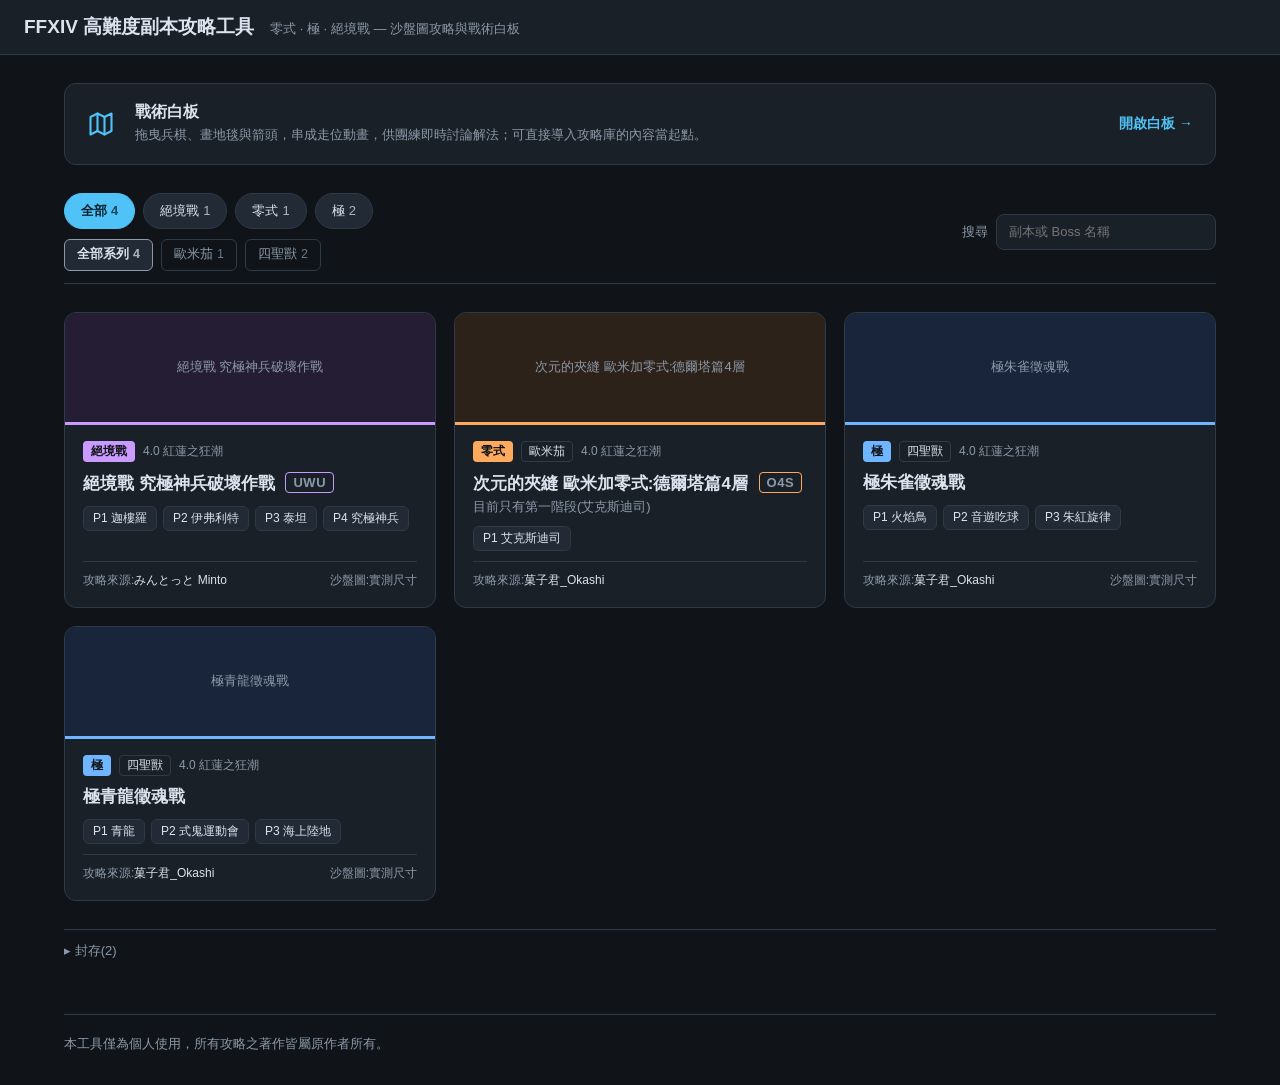
<file: index.html>
﻿<!DOCTYPE html>
<html lang="zh-Hant">
<head>
<meta charset="UTF-8">
<meta name="viewport" content="width=device-width, initial-scale=1">
<!-- 不讓搜尋引擎收錄:本工具僅供個人使用,不公開發布 -->
<meta name="robots" content="noindex, nofollow">
<title>FFXIV 高難度副本攻略工具</title>
<link rel="stylesheet" href="css/style.css?v=13">
<link rel="stylesheet" href="css/room.css?v=1">
</head>
<body>
<header class="home-header">
  <h1>FFXIV 高難度副本攻略工具</h1>
  <span class="home-tagline">零式 · 極 · 絕境戰 — 沙盤圖攻略與戰術白板</span>
</header>

<main id="home">
  <a class="tool-banner" href="board.html">
    <svg class="tool-banner-icon" width="28" height="28" viewBox="0 0 24 24" fill="none" stroke="var(--accent)" stroke-width="1.8" stroke-linecap="round" stroke-linejoin="round" aria-hidden="true"><path d="M3 6l6-3 6 3 6-3v15l-6 3-6-3-6 3z"/><path d="M9 3v15M15 6v15"/></svg>
    <span class="tool-banner-text">
      <strong>戰術白板</strong>
      <span>拖曳兵棋、畫地毯與箭頭，串成走位動畫，供團練即時討論解法；可直接導入攻略庫的內容當起點。</span>
    </span>
    <span class="tool-banner-go">開啟白板 →</span>
  </a>

  <div class="home-filter">
    <div class="filter-levels">
      <div class="filter-tabs" id="filter-tabs" role="group" aria-label="依難度篩選"></div>
      <div class="filter-tabs series-tabs" id="series-tabs" role="group" aria-label="依系列篩選" hidden></div>
    </div>
    <label class="home-search">搜尋
      <input type="search" id="raid-search" placeholder="副本或 Boss 名稱">
    </label>
  </div>

  <div id="raid-list" class="card-grid">載入中…</div>
  <p id="raid-empty" class="home-empty" hidden>沒有符合條件的攻略。</p>

  <details class="archive" id="archive">
    <summary>封存</summary>
    <p class="archive-note">被新版取代、但保留下來供對照的舊攻略。平常不需要打開。</p>
    <div id="archive-list" class="archive-list"></div>
  </details>
</main>

<footer class="home-footer">本工具僅為個人使用，所有攻略之著作皆屬原作者所有。</footer>

<script src="js/discord/sdk.min.js?v=1"></script>
<script src="js/discord/config.js?v=2"></script>
<script src="js/discord/activity.js?v=5"></script>
<script src="data/raids.js?v=3"></script>
<script src="js/home.js?v=3"></script>
<script src="js/discord/room.js?v=3"></script>
</body>
</html>
</file>
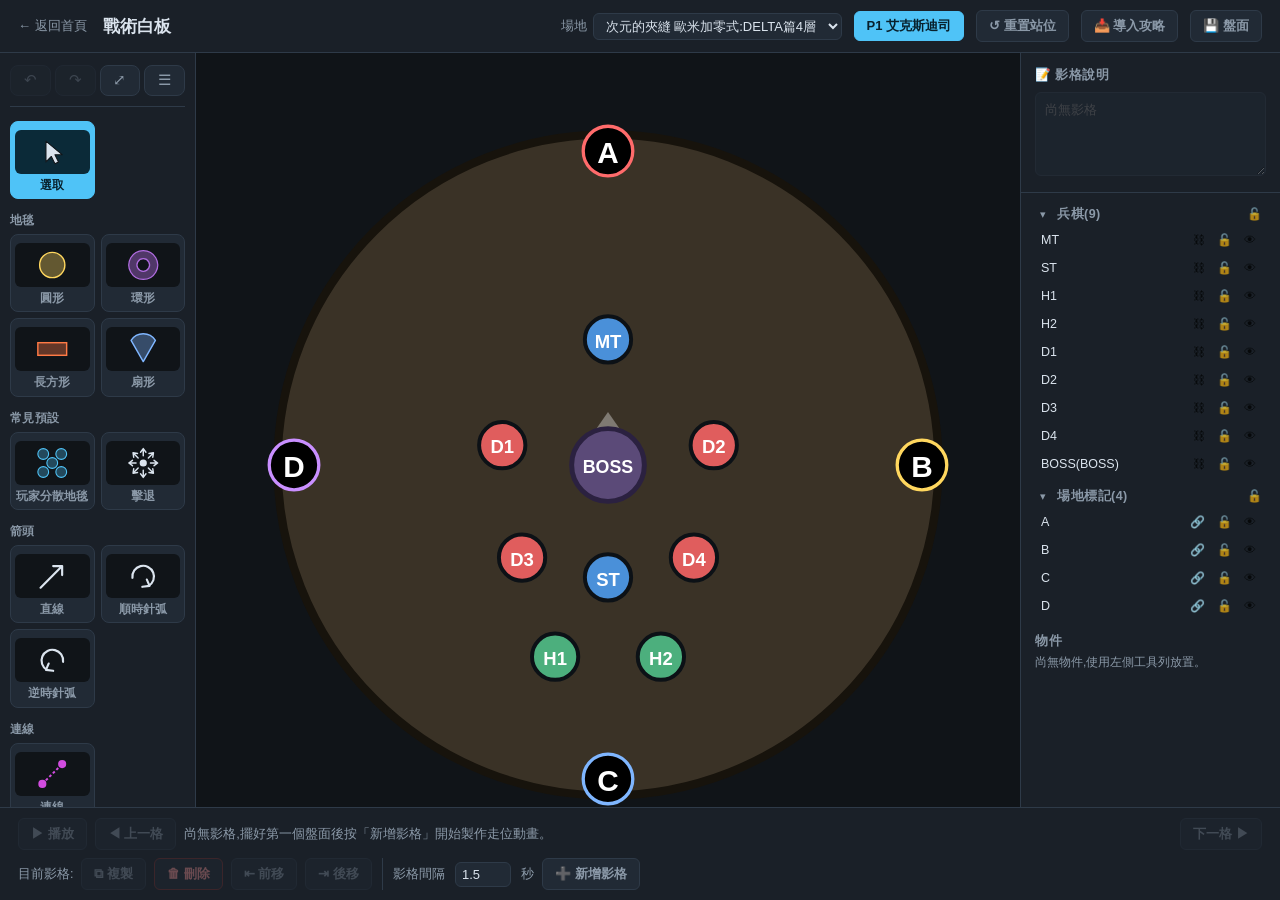
<file: board.html>
﻿<!DOCTYPE html>
<html lang="zh-Hant">
<head>
<meta charset="UTF-8">
<meta name="viewport" content="width=device-width, initial-scale=1">
<!-- 不讓搜尋引擎收錄:本工具僅供個人使用,不公開發布 -->
<meta name="robots" content="noindex, nofollow">
<title>FFXIV 戰術白板</title>
<link rel="stylesheet" href="css/board.css?v=8">
<link rel="stylesheet" href="css/room.css?v=1">
</head>
<body>

<div id="board-app">
  <header class="board-header">
    <a class="home-link" href="index.html">← 返回首頁</a>
    <h1>戰術白板</h1>
    <div class="board-toolbar">
      <label class="toolbar-item">
        場地
        <select id="arena-select"></select>
      </label>
      <div id="phase-tabs" class="phase-tabs"></div>
      <button id="reset-tokens-btn" class="toolbar-btn">↺ 重置站位</button>
      <button id="import-guide-btn" class="toolbar-btn">📥 導入攻略</button>
      <button id="storage-btn" class="toolbar-btn">💾 盤面</button>
    </div>
  </header>
  <div class="board-body">
    <aside id="tool-bar" class="tool-bar"></aside>
    <main class="board-main">
      <div id="board-canvas" class="board-canvas-wrap"></div>
    </main>
    <aside class="side-panel">
      <div class="frame-note-panel">
        <h3>📝 影格說明</h3>
        <textarea id="frame-note-input" placeholder="尚無影格" disabled></textarea>
      </div>
      <div id="property-panel" class="property-panel"></div>
      <div id="object-list" class="object-list"></div>
    </aside>
  </div>
  <footer class="timeline-bar">
    <div class="timeline-row">
      <button id="timeline-play-btn" class="toolbar-btn timeline-play">▶ 播放</button>
      <button id="timeline-prev-btn" class="toolbar-btn" title="上一格(← 鍵)">◀ 上一格</button>
      <div id="timeline-frames" class="timeline-frames"></div>
      <button id="timeline-next-btn" class="toolbar-btn" title="下一格(→ 鍵)">下一格 ▶</button>
    </div>
    <div class="timeline-row">
      <span class="timeline-label">目前影格:</span>
      <button id="timeline-dup-btn" class="toolbar-btn" title="複製目前影格">⧉ 複製</button>
      <button id="timeline-del-btn" class="toolbar-btn danger" title="刪除目前影格">🗑 刪除</button>
      <button id="timeline-moveleft-btn" class="toolbar-btn" title="往前移">⇤ 前移</button>
      <button id="timeline-moveright-btn" class="toolbar-btn" title="往後移">⇥ 後移</button>
      <span class="timeline-sep"></span>
      <label class="toolbar-item">
        影格間隔
        <input id="timeline-holdsec" type="number" min="0.5" step="0.5" value="1.5">秒
      </label>
      <button id="timeline-add-btn" class="toolbar-btn">➕ 新增影格</button>
    </div>
  </footer>
</div>

<div id="import-modal" class="modal-overlay" hidden>
  <div class="modal-box">
    <div class="modal-header">
      <h2>📥 從攻略導入盤面</h2>
      <button id="import-close" class="modal-close" title="關閉">✕</button>
    </div>
    <div class="modal-body">
      <div class="modal-row">
        <span>副本</span>
        <select id="import-raid-select"></select>
      </div>
      <div class="modal-row">
        <span>階段</span>
        <select id="import-section-select"></select>
      </div>
      <label class="step-item" style="margin-bottom:6px">
        <input type="checkbox" id="import-select-all">
        <span><b>全選</b></span>
      </label>
      <div id="import-step-list" class="step-list"></div>
      <p class="modal-hint">導入會把攻略步驟轉成白板影格(含兵棋站位、地毯、箭頭、連線、標註與說明文字),導入後皆可自由編輯。</p>
    </div>
    <div class="modal-footer">
      <span id="import-count" class="modal-hint" style="margin:0"></span>
      <span class="spacer"></span>
      <button id="import-overwrite-btn" class="toolbar-btn primary">導入並覆蓋</button>
      <button id="import-append-btn" class="toolbar-btn">導入並新增影格</button>
    </div>
  </div>
</div>

<div id="storage-modal" class="modal-overlay" hidden>
  <div class="modal-box">
    <div class="modal-header">
      <h2>💾 盤面管理</h2>
      <button id="storage-close" class="modal-close" title="關閉">✕</button>
    </div>
    <div class="modal-body">
      <h3 class="modal-section-title">具名盤面</h3>
      <div id="storage-slot-list" class="slot-list"></div>
      <div class="modal-row" style="margin-top:12px">
        <input id="storage-name-input" type="text" placeholder="盤面名稱(例:黑洞①走位)" maxlength="40">
        <button id="storage-save-btn" class="toolbar-btn primary">存為新盤面</button>
      </div>

      <h3 class="modal-section-title">檔案交換</h3>
      <div class="modal-row">
        <button id="storage-export-btn" class="toolbar-btn">⬇ 匯出 JSON 檔</button>
        <button id="storage-import-btn" class="toolbar-btn">⬆ 匯入 JSON 檔</button>
        <input id="storage-file-input" type="file" accept="application/json,.json" hidden>
      </div>
      <p class="modal-hint">目前盤面會自動保存在這台瀏覽器,重開頁面會接回上次的內容。要分享給隊友請用匯出 JSON。</p>

      <h3 class="modal-section-title">重來</h3>
      <div class="modal-row">
        <button id="storage-clear-btn" class="toolbar-btn danger">🗑 清空目前盤面</button>
      </div>
    </div>
    <div class="modal-footer">
      <span id="storage-status" class="modal-hint" style="margin:0"></span>
    </div>
  </div>
</div>

<script src="js/discord/sdk.min.js?v=1"></script>
<script src="js/discord/config.js?v=2"></script>
<script src="js/discord/activity.js?v=5"></script>
<script src="js/board/state.js?v=1"></script>
<script src="js/board/objects.js?v=4"></script>
<script src="js/board/canvas.js?v=1"></script>
<script src="js/board/history.js?v=1"></script>
<script src="data/arenas/index.js?v=1"></script>
<script src="data/raids.js?v=3"></script>
<script src="data/board-special-objects.js?v=3"></script>
<script src="js/board/import.js?v=4"></script>
<script src="js/board/storage.js?v=1"></script>
<script src="js/board/app.js?v=5"></script>
<script src="js/discord/room.js?v=3"></script>
<script>
  boardMain().catch(e => { console.error(e); alert('載入失敗:' + e.message); });
</script>
</body>
</html>
</file>
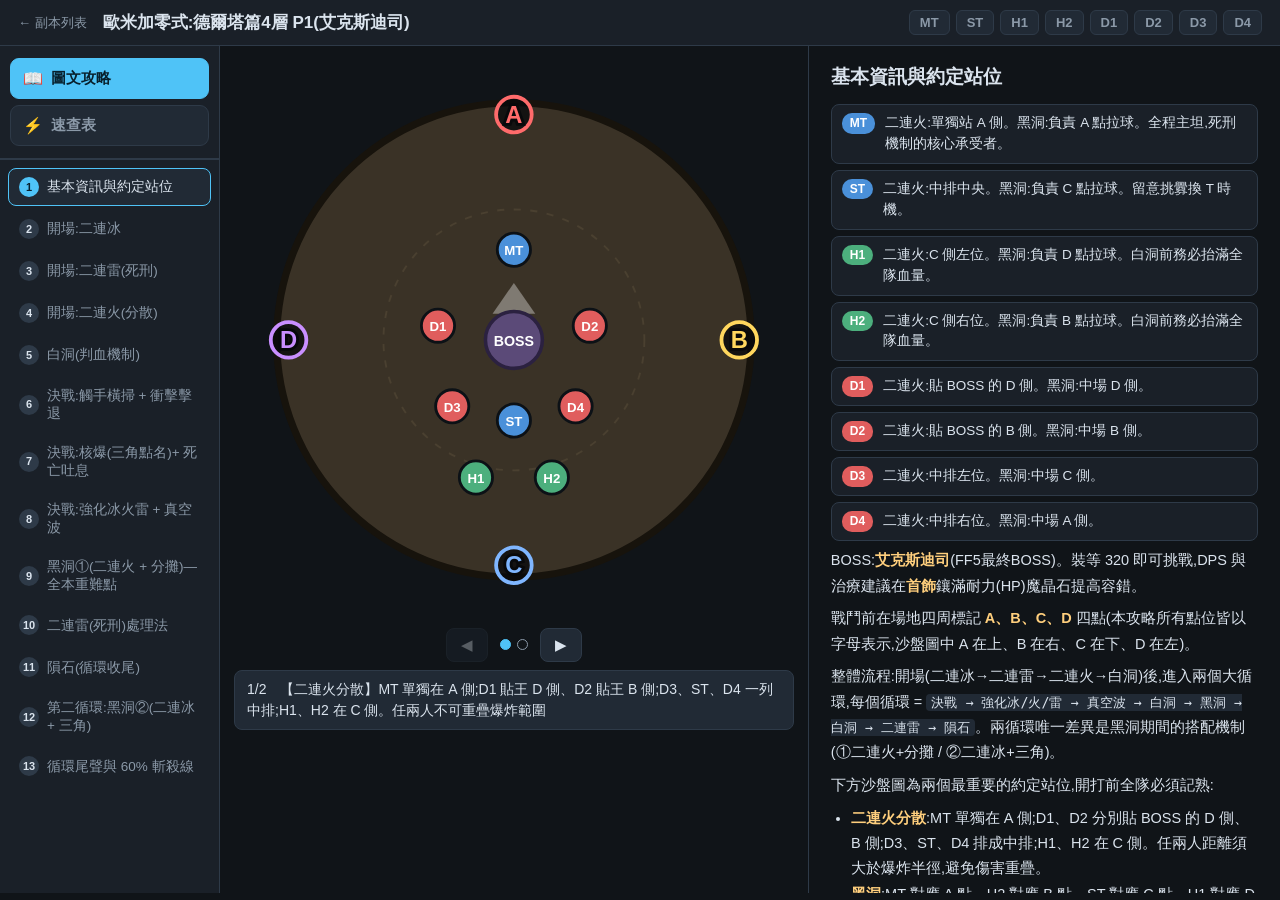
<file: guide.html>
﻿<!DOCTYPE html>
<html lang="zh-Hant">
<head>
<meta charset="UTF-8">
<meta name="viewport" content="width=device-width, initial-scale=1">
<!-- 不讓搜尋引擎收錄:本工具僅供個人使用,不公開發布 -->
<meta name="robots" content="noindex, nofollow">
<title>FFXIV 攻略工具</title>
<link rel="stylesheet" href="css/style.css?v=13">
<link rel="stylesheet" href="css/room.css?v=1">
</head>
<body>
<header>
  <a class="home-link" href="index.html">← 副本列表</a>
  <h1 id="raid-title">載入中…</h1>
  <div id="role-bar" title="選擇你的職位,全程高亮"></div>
</header>
<div id="layout">
  <aside id="sidebar">
    <div id="page-tabs"></div>
    <nav id="timeline"></nav>
  </aside>
  <section id="stage">
    <div id="arena"></div>
    <div id="player"></div>
  </section>
  <main id="content">
    <h2 id="section-title"></h2>
    <div id="role-notes"></div>
    <div id="section-body"></div>
  </main>
  <section id="cheatsheet-view" hidden>
    <h2>常見機制速查表</h2>
    <p class="cheat-subtitle">戰前複習用,點選左上角頁籤切換回圖文攻略。</p>
    <div id="cheat-tabs"></div>
    <div id="cheat-grid"></div>
  </section>
</div>
<script src="js/discord/sdk.min.js?v=1"></script>
<script src="js/discord/config.js?v=2"></script>
<script src="js/discord/activity.js?v=5"></script>
<script src="js/arena.js?v=9"></script>
<script src="js/player.js?v=2"></script>
<script src="js/app.js?v=10"></script>
<script src="js/discord/room.js?v=3"></script>
</body>
</html>
</file>
<file: css/style.css>
/* FFXIV 攻略工具 — 深色主題 */
:root {
  --bg: #101418;
  --bg-panel: #1a2028;
  --bg-panel2: #212a35;
  --border: #2e3a48;
  --text: #dbe4ee;
  --text-dim: #8b99a8;
  --accent: #4fc3f7;
  --tank: #4a90d9;
  --healer: #4caf7d;
  --dps: #e05d5d;
  --fire: #ff7a45;
  --ice: #ffd75e;
  --thunder: #7fb6ff;
  --void: #b06ce0;
  --wind: #6ee0a8;
}

* { box-sizing: border-box; }
html, body {
  margin: 0; padding: 0; height: 100%;
  background: var(--bg); color: var(--text);
  font-family: "Microsoft JhengHei", "PingFang TC", "Noto Sans TC", sans-serif;
}

a { color: var(--accent); text-decoration: none; }

/* ── 卷軸(配合深色主題,與 board.css 同一套)──────
 * Firefox 用 scrollbar-*,Chromium/WebKit 用 ::-webkit-scrollbar。 */
* { scrollbar-width: thin; scrollbar-color: #3d4d5f transparent; }
::-webkit-scrollbar { width: 10px; height: 10px; }
/* 軌道透明,讓卷軸融進所在面板(側欄/內容區背景色各不相同) */
::-webkit-scrollbar-track { background: transparent; }
::-webkit-scrollbar-thumb {
  background: #3d4d5f; border-radius: 6px;
  border: 2px solid transparent; background-clip: padding-box;  /* 內縮留白,滑塊看起來比軌道細 */
}
::-webkit-scrollbar-thumb:hover { background: #55697f; background-clip: padding-box; }
::-webkit-scrollbar-thumb:active { background: var(--accent); background-clip: padding-box; }
::-webkit-scrollbar-corner { background: transparent; }

/* ── 頂欄 ─────────────────────────── */
header {
  display: flex; align-items: center; gap: 16px;
  padding: 10px 18px; flex-wrap: wrap;
  background: var(--bg-panel); border-bottom: 1px solid var(--border);
}
header h1 { font-size: 17px; margin: 0; font-weight: 600; }
header .home-link { font-size: 13px; color: var(--text-dim); }

#role-bar { display: flex; gap: 6px; margin-left: auto; flex-wrap: wrap; }
.role-btn {
  padding: 4px 10px; border-radius: 6px; cursor: pointer;
  border: 1px solid var(--border); background: var(--bg-panel2);
  color: var(--text-dim); font-size: 13px; font-weight: 700;
}
.role-btn.role-tank.active   { background: var(--tank);   color: #fff; border-color: var(--tank); }
.role-btn.role-healer.active { background: var(--healer); color: #fff; border-color: var(--healer); }
.role-btn.role-dps.active    { background: var(--dps);    color: #fff; border-color: var(--dps); }
.role-btn:hover { border-color: var(--accent); }

/* ── 版面 ─────────────────────────── */
#layout {
  display: grid;
  grid-template-columns: 220px minmax(340px, 46%) 1fr;
  height: calc(100vh - 53px);
}

/* 側欄:上方頁籤 + 下方時間軸 */
#sidebar {
  display: flex; flex-direction: column;
  border-right: 1px solid var(--border);
  background: var(--bg-panel); overflow: hidden;
}
#page-tabs {
  flex: none; display: flex; flex-direction: column; gap: 6px;
  padding: 12px 10px; border-bottom: 2px solid var(--border);
}
.page-tab {
  display: flex; align-items: center; gap: 8px; text-align: left;
  padding: 10px 12px; border-radius: 9px; cursor: pointer;
  background: var(--bg-panel2); border: 1px solid var(--border);
  color: var(--text-dim); font-size: 14.5px; font-weight: 700;
}
.page-tab:hover { border-color: var(--accent); color: var(--text); }
.page-tab.active {
  background: var(--accent); border-color: var(--accent); color: #08202c;
}
.page-tab .page-tab-icon { font-size: 16px; }

/* 時間軸 */
#timeline {
  overflow-y: auto; padding: 8px;
  display: flex; flex-direction: column; gap: 4px;
}
/* 階段分隔(P1/P2/P3);章節未標 phase 時不會出現 */
.timeline-phase {
  margin: 10px 2px 2px; padding: 0 8px 5px;
  border-bottom: 1px solid var(--border);
  font-size: 11px; font-weight: 800; letter-spacing: .08em;
  color: var(--accent); text-transform: uppercase;
}
.timeline-phase:first-child { margin-top: 2px; }

.timeline-item {
  display: flex; align-items: center; gap: 8px; text-align: left;
  padding: 8px 10px; border-radius: 8px; cursor: pointer;
  background: none; border: 1px solid transparent;
  color: var(--text-dim); font-size: 13.5px; line-height: 1.3;
}
/* 有階段標題時章節縮排一層,層級關係一眼看得出來 */
.timeline-item-nested { margin-left: 8px; }
.timeline-item:hover { background: var(--bg-panel2); color: var(--text); }
.timeline-item.active {
  background: var(--bg-panel2); color: var(--text);
  border-color: var(--accent);
}
.timeline-num {
  flex: none; width: 20px; height: 20px; border-radius: 50%;
  background: var(--border); color: var(--text);
  display: flex; align-items: center; justify-content: center;
  font-size: 11px; font-weight: 700;
}
.timeline-item.active .timeline-num { background: var(--accent); color: #08202c; }
/* 選取中章節的名稱:只在窄螢幕(數字方塊模式)顯示 */
#timeline-current { display: none; }

/* 沙盤區 */
#stage {
  display: flex; flex-direction: column; align-items: center;
  padding: 14px; gap: 8px; overflow-y: auto;
  border-right: 1px solid var(--border);
}
#arena { width: 100%; max-width: 560px; }
.arena-svg { width: 100%; height: auto; display: block; }

#player { width: 100%; max-width: 560px; }
.player-caption {
  min-height: 40px; padding: 8px 12px; border-radius: 8px;
  background: var(--bg-panel2); border: 1px solid var(--border);
  font-size: 14px; line-height: 1.5;
}
.player-controls {
  display: flex; align-items: center; justify-content: center;
  gap: 12px; margin-bottom: 8px;
}
.player-controls button.btn-prev, .player-controls button.btn-next {
  width: 42px; height: 34px; border-radius: 8px; cursor: pointer;
  background: var(--bg-panel2); border: 1px solid var(--border);
  color: var(--text); font-size: 15px;
}
.player-controls button:disabled { opacity: 0.35; cursor: default; }
.player-dots { display: flex; gap: 6px; }
.player-dot {
  width: 11px; height: 11px; border-radius: 50%; cursor: pointer;
  border: 1px solid var(--text-dim); background: none; padding: 0;
}
.player-dot.active { background: var(--accent); border-color: var(--accent); }

/* 內容區 */
#content { overflow-y: auto; padding: 18px 22px; }
#section-title { font-size: 19px; margin: 0 0 10px; }
#section-body { font-size: 14.5px; line-height: 1.75; color: var(--text); }
#section-body p { margin: 0.5em 0; }
#section-body ul { margin: 0.4em 0; padding-left: 1.4em; }
#section-body strong { color: #ffcf7d; }
#section-body code {
  background: var(--bg-panel2); padding: 1px 5px; border-radius: 4px; font-size: 0.92em;
}

/* 速查表頁 */
#cheatsheet-view {
  grid-column: 2 / 4; overflow-y: auto; padding: 22px 26px;
}
#cheatsheet-view h2 { margin: 0 0 4px; font-size: 20px; }
.cheat-subtitle { margin: 0 0 14px; color: var(--text-dim); font-size: 13.5px; }
/* 分組頁籤:卡片多的時候用來只看某個階段。黏在捲動容器頂端,捲下去也還在。 */
#cheat-tabs {
  display: flex; flex-wrap: wrap; gap: 8px;
  position: sticky; top: -22px; z-index: 2;
  padding: 10px 0 14px; margin: 0;
  background: var(--bg);
  border-bottom: 1px solid var(--border);
}
#cheat-tabs:empty { display: none; }
.cheat-tab {
  padding: 6px 18px; border-radius: 999px; cursor: pointer;
  background: var(--bg-panel2); border: 1px solid var(--border);
  color: var(--text-dim); font-family: inherit; font-size: 13.5px; font-weight: 700;
}
.cheat-tab:hover { border-color: var(--accent); color: var(--text); }
.cheat-tab.active {
  background: var(--accent); border-color: var(--accent); color: #08202c;
}
#cheat-grid {
  margin-top: 20px;
  display: grid; grid-template-columns: repeat(2, 1fr); gap: 20px;
}
.cheat-card {
  background: var(--bg-panel2); border: 1px solid var(--border);
  border-top: 5px solid var(--tag-color, var(--accent));
  border-radius: 12px; padding: 20px 24px;
}
.cheat-card h3 {
  margin: 0 0 12px; font-size: 19px; display: flex; align-items: center; gap: 10px;
}
.cheat-card .cheat-tag {
  font-size: 12px; font-weight: 700; padding: 2px 10px; border-radius: 10px;
  color: #fff; background: var(--tag-color, var(--accent));
}
.cheat-card ul {
  margin: 0; padding-left: 1.25em; font-size: 15px; line-height: 1.85; color: var(--text);
}
.cheat-card li { margin-bottom: 6px; }
.role-chip {
  display: inline-block; padding: 1px 8px; border-radius: 6px;
  font-weight: 800; font-size: 0.94em; color: #fff; white-space: nowrap;
}
.role-chip.role-tank { background: var(--tank); }
.role-chip.role-healer { background: var(--healer); }
.role-chip.role-dps { background: var(--dps); }

#role-notes {
  margin-top: 14px; display: flex; flex-direction: column; gap: 6px;
}
.role-note {
  display: flex; gap: 10px; align-items: baseline;
  padding: 8px 10px; border-radius: 8px; font-size: 13.5px; line-height: 1.55;
  background: var(--bg-panel); border: 1px solid var(--border);
}
.role-note.mine {
  border-color: var(--accent);
  background: #14313f;
  order: -1;
}
.role-note.mine::after { content: "← 你的職責"; color: var(--accent); font-size: 12px; margin-left: auto; flex: none; }
.role-note-tag {
  flex: none; font-weight: 700; font-size: 12px; padding: 1px 8px;
  border-radius: 10px; color: #fff;
}
.role-note-tag.role-tank { background: var(--tank); }
.role-note-tag.role-healer { background: var(--healer); }
.role-note-tag.role-dps { background: var(--dps); }

/* ── SVG 沙盤樣式 ──────────────────── */
.arena-floor { fill: #3a3226; stroke: none; }
.arena-rim { fill: none; stroke: #17130c; stroke-width: 3; }
.arena-inner-line { fill: none; stroke: #4a4030; stroke-width: 0.8; stroke-dasharray: 3 4; }

/* 標記疊在 AOE 之上,填色需夠深才能在彩色地板(如朱紅旋律)上看清 */
.waymark circle { fill: rgba(6,8,11,.72); stroke-width: 1.6; }
.waymark-text {
  font-size: 10px; font-weight: 700; text-anchor: middle; dominant-baseline: central;
  paint-order: stroke; stroke: rgba(6,8,11,.85); stroke-width: 2.4;
}
/* 未指定的標記先給一組保底配色,避免變成看不見的黑字黑圈 */
.waymark circle { stroke: #dbe4ee; }
.waymark text { fill: #dbe4ee; }

.waymark-A circle, .waymark-1 circle { stroke: #ff6b6b; }
.waymark-A text,   .waymark-1 text   { fill: #ff6b6b; }
.waymark-B circle, .waymark-2 circle { stroke: #ffd75e; }
.waymark-B text,   .waymark-2 text   { fill: #ffd75e; }
.waymark-C circle, .waymark-3 circle { stroke: #7fb6ff; }
.waymark-C text,   .waymark-3 text   { fill: #7fb6ff; }
.waymark-D circle, .waymark-4 circle { stroke: #c98fff; }
.waymark-D text,   .waymark-4 text   { fill: #c98fff; }

.actor .actor-body { stroke: #0c1116; stroke-width: 1.2; }
.actor-tank .actor-body { fill: var(--tank); }
.actor-healer .actor-body { fill: var(--healer); }
.actor-dps .actor-body { fill: var(--dps); }
.actor-label {
  font-size: 5.6px; font-weight: 700; fill: #fff;
  text-anchor: middle; dominant-baseline: central; pointer-events: none;
}
.actor.selected .actor-body {
  stroke: #fff; stroke-width: 1.6;
  filter: drop-shadow(0 0 4px #4fc3f7) drop-shadow(0 0 8px #4fc3f7);
}

.boss-body { fill: #5b4a78; stroke: #2b2140; stroke-width: 1.5; }
.boss-facing { fill: rgba(255,255,255,.35); }
.boss-label {
  font-size: 6px; font-weight: 700; fill: #fff;
  text-anchor: middle; dominant-baseline: central;
}

.aoe { opacity: 0.55; }
.aoe-fire { fill: var(--fire); }
.aoe-ice { fill: var(--ice); }
.aoe-thunder { fill: var(--thunder); }
.aoe-void { fill: var(--void); }
.aoe-death { fill: #ff2a2a; }
.aoe-wind { fill: var(--wind); }
.aoe-generic { fill: #cccccc; }

.blackhole-glow { fill: #1d2f7a; opacity: 0.5; }
.blackhole-core { fill: #0a1030; stroke: #3550c8; stroke-width: 1; }
.blackhole-eye { fill: #000; }

.tentacle-body { fill: #7a5a38; stroke: #3d2c18; stroke-width: 1.2; }
.tentacle-label { font-size: 6px; fill: #fff; font-weight: 700; text-anchor: middle; dominant-baseline: central; }

.tether { stroke-width: 1.2; stroke-dasharray: 3 2; }
.tether-purple { stroke: #d24ce0; }
.tether-white { stroke: #ddd; }
.tether-green { stroke: #5fe08a; }

.ann-arrow, .ann-arc { fill: none; stroke-width: 2.4; }
.ann-thin { stroke-width: 1.6; }
.ann-white { stroke: #eee; color: #eee; }
.ann-red { stroke: #ff5f5f; color: #ff5f5f; }
.ann-blue { stroke: #6fa8ff; color: #6fa8ff; }
.ann-yellow { stroke: #ffd75e; color: #ffd75e; }
.ann-text { font-size: 7px; font-weight: 700; text-anchor: middle; stroke: none; }
.ann-text.ann-white { fill: #eee; } .ann-text.ann-red { fill: #ff5f5f; }
.ann-text.ann-blue { fill: #6fa8ff; } .ann-text.ann-yellow { fill: #ffd75e; }

/* 內文標題前的階段標籤 */
.section-phase {
  display: inline-block; margin-right: 9px; padding: 2px 9px;
  border-radius: 20px; vertical-align: 2px;
  background: var(--bg-panel2); border: 1px solid var(--accent);
  color: var(--accent); font-size: 12px; font-weight: 800; letter-spacing: .04em;
}

/* ── 內文 Markdown:表格 / 引言 / 小標 ────────── */
.md-table {
  width: 100%; border-collapse: collapse; margin: 12px 0 16px;
  font-size: 13.5px; line-height: 1.6;
  display: block; overflow-x: auto;
}
.md-table th, .md-table td {
  border: 1px solid var(--border); padding: 6px 9px;
  text-align: left; vertical-align: top;
}
.md-table th { background: var(--bg-panel2, #1b2430); font-weight: 700; white-space: nowrap; }
.md-table tr:nth-child(even) td { background: rgba(255,255,255,.02); }

#section-body blockquote {
  margin: 12px 0; padding: 9px 13px;
  border-left: 3px solid var(--accent);
  background: var(--bg-panel); border-radius: 0 8px 8px 0;
  color: var(--text-dim); font-size: 14px; line-height: 1.75;
}
#section-body blockquote strong { color: var(--text); }
#section-body .md-h3 { margin: 20px 0 8px; font-size: 15.5px; }
#section-body .md-hr { border: none; border-top: 1px solid var(--border); margin: 18px 0; }

/* ── 極朱雀:朱紅旋律四色地板 ────────────── */
.quad .quad-fill { stroke: rgba(0,0,0,.45); stroke-width: 0.8; }
.quad-purple .quad-fill { fill: #7b3f8f; }
.quad-brown  .quad-fill { fill: #55432e; }
.quad-green  .quad-fill { fill: #6f8a63; }
.quad-yellow .quad-fill { fill: #c9a028; }
.quad-boom .quad-fill { fill: #ff9126; }
.quad-glyph {
  font-size: 17px; font-weight: 700; fill: rgba(255,255,255,.85);
  text-anchor: middle; dominant-baseline: central; pointer-events: none;
}
.quad-boom .quad-glyph { fill: rgba(60,20,0,.75); }
.quad-order {
  font-size: 9px; font-weight: 800; fill: #fff; stroke: #000; stroke-width: 2.2;
  paint-order: stroke; text-anchor: middle; dominant-baseline: central;
}

/* 中央天坑 */
.pit-body { fill: #08090c; }
.pit-rim { fill: none; stroke: #ff6b6b; stroke-width: 1.6; stroke-dasharray: 5 3; opacity: .75; }

/* 灼熱旋律的塔 */
.tower-ring { fill: rgba(255,196,64,.16); stroke: #ffc440; stroke-width: 1.8; }
.tower-core { fill: rgba(255,196,64,.55); }
.tower-empty .tower-ring { stroke: #ff5f5f; stroke-dasharray: 4 2.5; }
.tower-empty .tower-core { fill: rgba(255,95,95,.4); }

/* 蘇生之羽:羽毛與黃圈 */
.feather-aura { fill: rgba(214,164,58,.28); stroke: rgba(230,186,80,.7); stroke-width: 0.9; }
.feather-quill { fill: #f0b429; stroke: #7a4a10; stroke-width: 0.7; }
.feather-big .feather-quill { fill: #ff9f1c; }
.feather-cleared .feather-quill { fill: #4a4438; stroke: #2a261e; }

/* 火焰鳥 */
.bird-dead .bird-body { fill: #a3312c; stroke: #4d120f; stroke-width: 0.8; }
.bird-alive .bird-body { fill: #ffb52e; stroke: #7a4a10; stroke-width: 0.8; }
.bird-label {
  font-size: 5.4px; font-weight: 700; fill: #fff;
  text-anchor: middle; dominant-baseline: central;
}

/* 禁止站位 */
.rock { fill: #f08a24; stroke: #5a2c08; stroke-width: 1.4; stroke-linejoin: round; }

/* 場上的其他敵人(UWU P4):風 / 火 / 土 / 究極神兵 */
.enemy-body { stroke: #1a1a1a; stroke-width: 1.3; }
.enemy-facing { fill: rgba(255,255,255,.45); }
.enemy-label {
  font-size: 7px; font-weight: 700; fill: #fff;
  text-anchor: middle; dominant-baseline: central; pointer-events: none;
}
.enemy-wind .enemy-body { fill: #2f8f62; }
.enemy-fire .enemy-body { fill: #c4472a; }
.enemy-earth .enemy-body { fill: #9a6a2f; }
.enemy-ultima .enemy-body { fill: #5b4a78; }
.enemy-neutral .enemy-body { fill: #666; }
.xmark path { stroke: #ff3b30; stroke-width: 2.6; stroke-linecap: round; fill: none; }

/* 場外「詩」文字列 */
.cs-cell circle { fill: #2b2318; stroke: #6b5a3c; stroke-width: 0.8; }
.cs-purple circle { fill: #5c2f6b; } .cs-brown circle { fill: #4a3a28; }
.cs-green  circle { fill: #55694c; } .cs-yellow circle { fill: #9c7c1f; }
.cs-glyph {
  font-size: 10px; font-weight: 700; fill: #f2e8d5;
  text-anchor: middle; dominant-baseline: central;
}
.cs-done { opacity: .28; }
.cs-now circle { stroke: #fff; stroke-width: 2; }

.ann-dash { stroke-dasharray: 5 3.5; }

.marker-share .share-outer { fill: none; stroke: #ffb347; stroke-width: 1.4; stroke-dasharray: 4 2; }
.marker-share .share-inner { fill: rgba(255,179,71,.3); stroke: #ffb347; stroke-width: 1; }
.marker-triangle { fill: rgba(255,90,90,.85); stroke: #fff; stroke-width: 0.8; }
.marker-target .target-corner { fill: none; stroke: #ff8080; stroke-width: 1.6; }

/* ── 首頁 ─────────────────────────── */
:root {
  /* 難度色:只用在標籤、橫幅底線與篩選 */
  --cat-ultimate: #c99bff; --cat-ultimate-bg: #251d33;
  --cat-savage:   #ffa95e; --cat-savage-bg:   #2d2219;
  --cat-extreme:  #6fb5ff; --cat-extreme-bg:  #18253a;
}
.home-header { padding: 14px 24px; gap: 6px 16px; align-items: baseline; }
.home-header h1 { font-size: 19px; font-weight: 700; }
.home-tagline { font-size: 13px; color: var(--text-dim); }

#home {
  max-width: 1200px; margin: 0 auto; padding: 28px 24px 0;
  display: flex; flex-direction: column; gap: 28px;
}

/* 戰術白板:放在最上面的橫向入口 */
.tool-banner {
  display: flex; flex-wrap: wrap; align-items: center; gap: 12px 20px;
  padding: 18px 22px; border-radius: 12px;
  background: var(--bg-panel); border: 1px solid var(--border);
  color: var(--text); transition: border-color .15s;
}
.tool-banner:hover { border-color: var(--accent); }
.tool-banner-icon { flex: none; }
.tool-banner-text { display: flex; flex-direction: column; gap: 2px; flex: 1 1 320px; }
.tool-banner-text strong { font-size: 16px; }
.tool-banner-text span { font-size: 13px; color: var(--text-dim); line-height: 1.6; }
.tool-banner-go { font-size: 14px; font-weight: 700; color: var(--accent); white-space: nowrap; }
.pill-note {
  display: inline-block; padding: 2px 10px; border-radius: 20px;
  background: var(--bg-panel2); border: 1px solid var(--border);
  font-size: 12px; color: var(--text-dim); white-space: nowrap;
}

/* 篩選列 */
.home-filter {
  display: flex; flex-wrap: wrap; align-items: center; justify-content: space-between; gap: 12px;
  padding-bottom: 12px; border-bottom: 1px solid var(--border);
}
.filter-tabs { display: flex; flex-wrap: wrap; gap: 8px; }
.filter-tab {
  min-height: 36px; padding: 0 16px; border-radius: 18px;
  border: 1px solid var(--border); background: var(--bg-panel2);
  color: var(--text); font: inherit; font-size: 13px; cursor: pointer;
}
.filter-tab:hover { border-color: var(--accent); }
.filter-tab.active { background: var(--accent); border-color: var(--accent); color: #08202c; font-weight: 700; }
.filter-count { margin-left: 4px; opacity: .75; }
.filter-levels { display: flex; flex-direction: column; gap: 10px; }
/* 第二層(系列):比難度頁籤小一號,只用中性色 */
.series-tabs[hidden] { display: none; }
.series-tab {
  min-height: 32px; padding: 0 12px; border-radius: 6px;
  border: 1px solid var(--border); background: transparent;
  color: var(--text-dim); font: inherit; font-size: 12.5px; cursor: pointer;
}
.series-tab:hover { border-color: var(--accent); color: var(--text); }
.series-tab.active { border-color: var(--text-dim); background: var(--bg-panel2); color: var(--text); font-weight: 700; }
.home-search { display: flex; align-items: center; gap: 8px; font-size: 13px; color: var(--text-dim); }
.home-search input {
  min-height: 36px; width: 220px; max-width: 60vw; padding: 0 12px; border-radius: 8px;
  border: 1px solid var(--border); background: var(--bg-panel); color: var(--text);
  font: inherit; font-size: 13px;
}
.home-search input:focus { outline: none; border-color: var(--accent); }
.home-empty { margin: 0; color: var(--text-dim); font-size: 14px; }

/* 攻略卡 */
.card-grid { display: grid; grid-template-columns: repeat(auto-fill, minmax(340px, 1fr)); gap: 18px; }
@media (max-width: 420px) { .card-grid { grid-template-columns: 1fr; } }
.raid-card {
  position: relative; display: flex; flex-direction: column;
  border-radius: 12px; overflow: hidden;
  background: var(--bg-panel); border: 1px solid var(--border);
  color: var(--text); transition: border-color .15s;
}
.raid-card:hover { border-color: var(--accent); }
.raid-card[hidden] { display: none; }
/* 整張卡可點:主連結的 ::after 蓋滿卡片,階段膠囊浮在上層各自連結 */
.raid-card-link { color: inherit; }
.raid-card-link::after { content: ''; position: absolute; inset: 0; }
.raid-card-link:focus-visible { outline: none; }
.raid-card:has(.raid-card-link:focus-visible) { border-color: var(--accent); box-shadow: 0 0 0 2px var(--accent); }

.raid-banner {
  height: 112px; display: flex; align-items: center; justify-content: center;
  background: var(--cat-bg); border-bottom: 3px solid var(--cat);
  color: var(--text-dim); font-size: 13px; overflow: hidden;
}
.raid-banner img { width: 100%; height: 100%; object-fit: cover; display: block; }
.raid-body { padding: 16px 18px 18px; display: flex; flex-direction: column; gap: 10px; flex-grow: 1; }
.raid-meta { display: flex; align-items: center; gap: 8px; font-size: 12px; color: var(--text-dim); }
.cat-tag { font-weight: 700; padding: 2px 8px; border-radius: 4px; color: #101418; background: var(--cat); }
.series-tag { padding: 1px 7px; border-radius: 4px; border: 1px solid var(--border); color: var(--text); }
/* 玩家俗稱的代號(UWU、O4S):接在主標後面 */
.raid-alias {
  display: inline-block; margin-left: 6px; padding: 1px 7px; border-radius: 4px; vertical-align: 2px;
  font-size: 12px; font-weight: 700; letter-spacing: 0.04em;
  color: var(--cat); border: 1px solid var(--cat);
}
.raid-titles { display: flex; flex-direction: column; gap: 2px; }
.raid-titles strong { font-size: 17px; line-height: 1.35; }
.raid-titles span { font-size: 13px; color: var(--text-dim); }
.phase-chips { display: flex; flex-wrap: wrap; gap: 6px; }
.phase-chip {
  position: relative; z-index: 1;
  font-size: 12px; padding: 3px 9px; border-radius: 6px;
  background: var(--bg-panel2); border: 1px solid var(--border); color: var(--text);
}
.phase-chip:hover { border-color: var(--cat); color: var(--cat); }
.raid-foot {
  margin-top: auto; padding-top: 10px; border-top: 1px solid var(--border);
  display: flex; justify-content: space-between; gap: 8px; flex-wrap: wrap;
  font-size: 12px; color: var(--text-dim);
}
.raid-author { color: var(--text); }

.cat-ultimate { --cat: var(--cat-ultimate); --cat-bg: var(--cat-ultimate-bg); }
.cat-savage   { --cat: var(--cat-savage);   --cat-bg: var(--cat-savage-bg); }
.cat-extreme  { --cat: var(--cat-extreme);  --cat-bg: var(--cat-extreme-bg); }

/* 封存區:被新版取代的舊攻略。預設收合,視覺上明顯比現行攻略退後一階 */
.archive { border-top: 1px solid var(--border); padding-top: 12px; }
.archive > summary {
  cursor: pointer; list-style: none; min-height: 32px;
  font-size: 13px; color: var(--text-dim);
}
.archive > summary::-webkit-details-marker { display: none; }
.archive > summary::before { content: '▸ '; }
.archive[open] > summary::before { content: '▾ '; }
.archive > summary:hover { color: var(--text); }
.archive-note { margin: 4px 0 12px; font-size: 13px; color: var(--text-dim); line-height: 1.6; }
.archive-list { display: grid; gap: 10px; }
.archive-card {
  display: block; padding: 14px 18px; border-radius: 10px;
  border: 1px dashed var(--border); color: var(--text); opacity: .75;
}
.archive-card:hover { opacity: 1; border-color: var(--accent); }
.archive-card strong { font-size: 15px; }
.archive-card p { margin: 6px 0 0; font-size: 13px; color: var(--text-dim); line-height: 1.6; }
.archive-replaced { margin-left: 8px; }

.home-footer {
  width: calc(100% - 48px); max-width: 1152px; margin: 40px auto 0; padding: 20px 0 32px;
  border-top: 1px solid var(--border); font-size: 13px; color: var(--text-dim);
}

/* ── 響應式 ────────────────────────── */
@media (max-width: 1100px) {
  #layout {
    grid-template-columns: 1fr;
    grid-template-rows: auto auto auto;
    height: auto;
  }
  #sidebar { flex-direction: column; border-right: none; border-bottom: 1px solid var(--border); }
  #page-tabs { flex-direction: row; border-bottom: none; border-right: 1px solid var(--border); }
  #timeline {
    flex-direction: row; overflow-x: auto;
    border-bottom: 1px solid var(--border);
  }
  .timeline-item { flex: none; }
  #stage { border-right: none; border-bottom: 1px solid var(--border); }
  #cheatsheet-view { grid-column: 1 / 2; }
}

/* ── 窄螢幕(平板與手機):章節改成單行的正方形數字方塊 ──
 * 原本的橫向長條每個章節都帶完整標題,要一直左右滑。改成數字方塊排成一行,
 * 階段以行內的短標籤(P1/P2/P3)+ 分隔線區分,放不下時這一行可橫向捲動,
 * 選取中的章節名稱(含階段全名)顯示在方塊下方。 */
@media (max-width: 1100px) {
  #timeline {
    flex-direction: row; flex-wrap: nowrap; overflow-x: auto; overflow-y: hidden;
    align-items: center; gap: 6px; padding: 8px 12px;
    scrollbar-width: thin;
  }
  .timeline-phase {
    flex: none; display: flex; align-items: center; align-self: stretch;
    margin: 0 0 0 6px; padding: 0 2px 0 10px;
    border-bottom: none; border-left: 2px solid var(--border);
    font-size: 12px; letter-spacing: .04em;
  }
  .timeline-phase:first-child { margin-left: 0; padding-left: 0; border-left: none; }
  .timeline-phase .phase-full { display: none; }
  .timeline-item, .timeline-item-nested {
    flex: none; margin: 0; padding: 0;
    width: 38px; height: 38px; justify-content: center;
    border: 1px solid var(--border); background: var(--bg-panel2);
  }
  .timeline-item .timeline-title { display: none; }
  .timeline-num {
    width: auto; height: auto; background: none;
    font-size: 15px; color: var(--text-dim);
  }
  .timeline-item.active { background: var(--accent); border-color: var(--accent); }
  .timeline-item.active .timeline-num { background: none; color: #08202c; }
  #timeline-current {
    display: flex; align-items: center; gap: 8px; flex-wrap: wrap;
    padding: 8px 12px 10px; border-bottom: 1px solid var(--border);
    font-size: 14.5px; font-weight: 700; color: var(--text); line-height: 1.4;
  }
  .timeline-current-num {
    flex: none; min-width: 22px; height: 22px; padding: 0 5px; border-radius: 11px;
    background: var(--accent); color: #08202c;
    display: inline-flex; align-items: center; justify-content: center;
    font-size: 12px; font-weight: 800;
  }
}

/* ── Discord Activity:白板改用 Discord 身分,不需密碼 ── */
.in-discord .tool-banner .pill-note { display: none; }
</file>
<file: css/room.css>
/* room.css — Discord 房間面板(js/discord/room.js),首頁/攻略/白板共用。
 * 只在 Discord 內(或本機開發 ?room=&devuser=)才會出現。 */
#room-panel {
  position: fixed; right: 12px; bottom: 12px; z-index: 1000;
  width: 240px; max-height: 60vh; overflow: auto;
  background: var(--bg-panel); color: var(--text);
  border: 1px solid var(--border); border-radius: 10px;
  box-shadow: 0 6px 24px rgba(0, 0, 0, .35); font-size: 13px;
}
#room-panel .room-head { display: flex; align-items: center; gap: 8px; padding: 8px 10px; border-bottom: 1px solid var(--border); }
#room-panel .room-status { flex: 1; opacity: .7; font-size: 12px; }
#room-panel .room-toggle { background: none; border: none; color: inherit; font-size: 16px; cursor: pointer; padding: 0 4px; }
#room-panel.collapsed .room-body { display: none; }
#room-panel .room-body { padding: 8px 10px; display: grid; gap: 8px; }
#room-panel .room-role { margin: 0; line-height: 1.5; }
#room-panel .room-people { list-style: none; margin: 0; padding: 0; display: grid; gap: 4px; }
#room-panel .room-people li { display: flex; align-items: center; gap: 6px; }
#room-panel .room-people li.is-host .room-name { font-weight: 600; }
#room-panel .room-name { flex: 1; overflow: hidden; text-overflow: ellipsis; white-space: nowrap; }
#room-panel .room-request { display: flex; align-items: center; gap: 6px; padding: 6px; border-radius: 6px; background: rgba(255, 200, 80, .12); }
#room-panel .room-request span { flex: 1; }
#room-panel button { font: inherit; font-size: 12px; padding: 3px 8px; border-radius: 6px; cursor: pointer;
  border: 1px solid var(--border); background: var(--bg-panel2); color: inherit; }
#room-panel .room-actions button { width: 100%; padding: 6px; }

#room-panel .room-follow { display: grid; gap: 2px; padding: 6px 0; border-top: 1px solid var(--border); border-bottom: 1px solid var(--border); }
#room-panel .room-follow:empty { display: none; }
#room-panel .room-switch { display: flex; align-items: center; gap: 6px; cursor: pointer; font-weight: 600; }
#room-panel .room-switch input { accent-color: var(--accent); width: 15px; height: 15px; margin: 0; }
#room-panel .room-hint { opacity: .75; font-size: 12px; }
</file>
<file: css/board.css>
/* FFXIV 戰術白板 — 深色主題 */
:root {
  --bg: #101418;
  --bg-panel: #1a2028;
  --bg-panel2: #212a35;
  --border: #2e3a48;
  --text: #dbe4ee;
  --text-dim: #8b99a8;
  --accent: #4fc3f7;   /* 介面主色(非物件用色) */
  --tank: #4a90d9;
  --healer: #4caf7d;
  --dps: #e05d5d;
  /* 物件調色盤:一般顏色命名(舊的機制語意名 fire/ice/thunder/void/death/accent 已停用) */
  --red: #ff3b3b;
  --orange: #ff7a45;
  --yellow: #ffd75e;
  --green: #4caf7d;
  --cyan: #4fc3f7;
  --blue: #7fb6ff;
  --purple: #b06ce0;
  --magenta: #d24ce0;
  --white: #eeeeee;
}

* { box-sizing: border-box; }
[hidden] { display: none !important; }
html, body {
  margin: 0; padding: 0; height: 100%;
  background: var(--bg); color: var(--text);
  font-family: "Microsoft JhengHei", "PingFang TC", "Noto Sans TC", sans-serif;
}
a { color: var(--accent); text-decoration: none; }

/* ── 卷軸(配合深色主題)───────────────
 * Firefox 用 scrollbar-*,Chromium/WebKit 用 ::-webkit-scrollbar。 */
* { scrollbar-width: thin; scrollbar-color: #3d4d5f transparent; }
::-webkit-scrollbar { width: 10px; height: 10px; }
/* 軌道透明,讓卷軸融進所在面板(側欄/工具列/彈窗背景色各不相同) */
::-webkit-scrollbar-track { background: transparent; }
::-webkit-scrollbar-thumb {
  background: #3d4d5f; border-radius: 6px;
  border: 2px solid transparent; background-clip: padding-box;  /* 內縮留白,滑塊看起來比軌道細 */
}
::-webkit-scrollbar-thumb:hover { background: #55697f; background-clip: padding-box; }
::-webkit-scrollbar-thumb:active { background: var(--accent); background-clip: padding-box; }
::-webkit-scrollbar-corner { background: transparent; }


/* ── 頂欄 ─────────────────────────── */
.board-header {
  display: flex; align-items: center; gap: 16px; flex-wrap: wrap;
  padding: 10px 18px; background: var(--bg-panel); border-bottom: 1px solid var(--border);
}
.board-header h1 { font-size: 17px; margin: 0; font-weight: 600; }
.board-header .home-link { font-size: 13px; color: var(--text-dim); }

.board-toolbar { display: flex; align-items: center; gap: 12px; margin-left: auto; flex-wrap: wrap; }
.toolbar-item { display: flex; align-items: center; gap: 6px; font-size: 13px; color: var(--text-dim); }
.toolbar-item select {
  background: var(--bg-panel2); color: var(--text); border: 1px solid var(--border);
  border-radius: 6px; padding: 4px 8px; font-size: 13px;
}
.phase-tabs { display: flex; gap: 6px; }
.phase-tab {
  padding: 5px 12px; border-radius: 6px; cursor: pointer; font-size: 13px; font-weight: 600;
  background: var(--bg-panel2); border: 1px solid var(--border); color: var(--text-dim);
}
.phase-tab:hover { border-color: var(--accent); color: var(--text); }
.phase-tab.active { background: var(--accent); border-color: var(--accent); color: #08202c; }

.toolbar-btn {
  padding: 6px 12px; border-radius: 6px; cursor: pointer; font-size: 13px; font-weight: 600;
  background: var(--bg-panel2); border: 1px solid var(--border); color: var(--text-dim);
}
.toolbar-btn:hover { border-color: var(--accent); color: var(--text); }
.toolbar-btn.active { background: #3a2a2a; border-color: #e0895d; color: #ffcf9e; }

/* ── 整體版面:頂欄 / 三欄主體 / 時間軸列 ── */
#board-app { display: flex; flex-direction: column; height: 100vh; }
.board-body {
  display: grid; grid-template-columns: 168px 1fr 260px;
  flex: 1; min-height: 0;
}

/* 工具列 */
.tool-bar {
  overflow-y: auto; border-right: 1px solid var(--border); background: var(--bg-panel);
  padding: 12px 10px; display: flex; flex-direction: column; gap: 4px;
}
.tool-group-title {
  margin: 10px 0 2px; font-size: 11.5px; font-weight: 700; color: var(--text-dim);
  text-transform: uppercase; letter-spacing: 0.04em;
}
.tool-group-title:first-child { margin-top: 0; }

/* 復原 / 重做 / 重置檢視 */
.tool-history-row {
  display: flex; gap: 4px; margin-bottom: 10px;
  padding-bottom: 10px; border-bottom: 1px solid var(--border);
}
.tool-icon-btn {
  flex: 1; padding: 6px 0; border-radius: 8px; cursor: pointer;
  background: var(--bg-panel2); border: 1px solid var(--border);
  color: var(--text-dim); font-size: 15px; line-height: 1.1;
}
.tool-icon-btn:hover:not(:disabled) { border-color: var(--accent); color: var(--text); }
.tool-icon-btn:disabled { opacity: 0.3; cursor: default; }
.tool-icon-btn.active { border-color: #e0895d; color: #ffcf9e; background: #3a2a2a; }
.tool-group-row { display: flex; flex-direction: column; gap: 4px; }
.tool-btn {
  display: flex; align-items: center; gap: 8px; text-align: left;
  padding: 7px 9px; border-radius: 8px; cursor: pointer;
  background: var(--bg-panel2); border: 1px solid var(--border);
  color: var(--text-dim); font-size: 12.5px; font-weight: 600;
}
.tool-btn:hover { border-color: var(--accent); color: var(--text); }
.tool-btn.active { background: var(--accent); border-color: var(--accent); color: #08202c; }
.tool-icon { font-size: 14px; width: 16px; text-align: center; flex: none; }

/* 畫布 */
.board-main {
  display: flex; justify-content: center; align-items: flex-start;
  padding: 22px; overflow: auto; box-sizing: border-box;
}
.board-canvas-wrap { width: 100%; max-width: 780px; }
.board-svg { width: 100%; height: auto; display: block; touch-action: none; aspect-ratio: 1; }
.board-canvas-wrap.placing .board-svg { cursor: crosshair; }

/* 側欄:屬性面板 + 物件清單 */
.side-panel {
  overflow-y: auto; border-left: 1px solid var(--border); background: var(--bg-panel);
  display: flex; flex-direction: column;
}
.property-panel {
  padding: 14px 14px 10px; border-bottom: 1px solid var(--border);
}
.property-panel h3 { margin: 0 0 10px; font-size: 14px; }
.prop-row {
  display: flex; align-items: center; justify-content: space-between; gap: 8px;
  margin-bottom: 8px; font-size: 12.5px; color: var(--text-dim);
}
.prop-row input, .prop-row select {
  width: 120px; padding: 4px 6px; border-radius: 6px;
  background: var(--bg-panel2); border: 1px solid var(--border); color: var(--text); font-size: 12.5px;
}
.prop-actions { display: flex; gap: 8px; margin-top: 10px; }
.toolbar-btn.danger { border-color: #7a3030; color: #ff9a9a; }
.toolbar-btn.danger:hover { border-color: #ff5f5f; }

.object-list { padding: 12px 14px; flex: 1; overflow-y: auto; }
.list-section { margin-bottom: 4px; }
.list-section-title-only {
  font-size: 12.5px; color: var(--text-dim); margin: 14px 0 2px; text-transform: uppercase; letter-spacing: 0.04em;
  font-weight: 700;
}
.list-section-header {
  display: flex; align-items: center; gap: 6px; margin: 10px 0 4px;
}
.list-section:first-child .list-section-header { margin-top: 0; }
.list-section-header h3 {
  flex: 1; font-size: 12.5px; color: var(--text-dim); margin: 0;
  text-transform: uppercase; letter-spacing: 0.04em; font-weight: 700;
}
.list-collapse-btn {
  flex: none; background: none; border: none; cursor: pointer; color: var(--text-dim);
  font-size: 11px; padding: 2px 4px; width: 16px;
}
.list-collapse-btn:hover { color: var(--text); }
.list-subgroup { padding-left: 4px; border-left: 2px solid var(--border); margin-left: 2px; }
.list-icon-btn.locked-all { color: #ffcf9e; opacity: 1; }
.list-empty { font-size: 12px; color: var(--text-dim); margin: 4px 0; }
.list-row {
  display: flex; align-items: center; gap: 4px; padding: 4px 6px; border-radius: 6px;
  margin-bottom: 2px;
}
.list-row.selected { background: var(--bg-panel2); outline: 1px solid var(--accent); }
.list-row:hover { background: var(--bg-panel2); }
.list-name {
  flex: 1; text-align: left; background: none; border: none; color: var(--text);
  font-size: 12.5px; cursor: pointer; padding: 2px 0; overflow: hidden; text-overflow: ellipsis; white-space: nowrap;
}
.list-icon-btn {
  flex: none; background: none; border: none; cursor: pointer; font-size: 12px; padding: 2px 4px;
  border-radius: 4px; opacity: 0.75;
}
.list-icon-btn:hover { opacity: 1; background: var(--border); }
.list-icon-btn.danger:hover { background: #7a3030; }

.board-floor-shape { fill: #3a3226; stroke: #17130c; stroke-width: 2.5; }
/* 場地中央簍空區(如極朱雀 P3 天坑) */
.board-floor-hole { fill: #08090c; stroke: none; }
.board-floor-hole-rim { fill: none; stroke: #ff6b6b; stroke-width: 1.8; stroke-dasharray: 5 3; opacity: .75; }

/* 場地標記 */
.token.token-waymark .wm-circle { fill: rgba(0,0,0,.35); stroke-width: 1.6; }
.wm-text { font-size: 9px; font-weight: 700; text-anchor: middle; dominant-baseline: central; fill: #fff; }
.wm-A { stroke: #ff6b6b; } .wm-B { stroke: #ffd75e; }
.wm-C { stroke: #7fb6ff; } .wm-D { stroke: #c98fff; }
.token.locked { opacity: 0.75; }

/* BOSS */
.boss-circle { fill: #5b4a78; stroke: #2b2140; stroke-width: 1.5; }
.boss-facing { fill: rgba(255,255,255,.35); }
.boss-text { font-size: 5.4px; font-weight: 700; fill: #fff; text-anchor: middle; dominant-baseline: central; }

/* 玩家 */
.player-circle { stroke: #0c1116; stroke-width: 1.2; }
.player-circle.role-tank { fill: var(--tank); }
.player-circle.role-healer { fill: var(--healer); }
.player-circle.role-dps { fill: var(--dps); }
.player-text { font-size: 5.6px; font-weight: 700; fill: #fff; text-anchor: middle; dominant-baseline: central; pointer-events: none; }

.board-token { cursor: grab; }
.board-token:active { cursor: grabbing; }
.board-token.selected .wm-circle,
.board-token.selected .boss-circle,
.board-token.selected .player-circle {
  stroke: #fff; stroke-width: 2;
  filter: drop-shadow(0 0 4px var(--accent)) drop-shadow(0 0 8px var(--accent));
}

/* ── 物件(地毯/箭頭/連線/標註)────────── */
.bobj { cursor: grab; }
.bobj:active { cursor: grabbing; }
.bobj.locked { cursor: not-allowed; opacity: 0.85; }
.bobj.selected { filter: drop-shadow(0 0 3px #fff) drop-shadow(0 0 6px var(--accent)); }

.aoe { opacity: 0.55; stroke: rgba(0,0,0,.25); stroke-width: 1; }
.aoe-red { fill: var(--red); }
.aoe-orange { fill: var(--orange); }
.aoe-yellow { fill: var(--yellow); }
.aoe-green { fill: var(--green); }
.aoe-cyan { fill: var(--cyan); }
.aoe-blue { fill: var(--blue); }
.aoe-purple { fill: var(--purple); }
.aoe-magenta { fill: var(--magenta); }
.aoe-white { fill: var(--white); }

.ann-arrow, .ann-arc { fill: none; stroke-width: 2.6; }
.ann-thin { stroke-width: 1.8; }
.ann-red { stroke: var(--red); color: var(--red); }
.ann-orange { stroke: var(--orange); color: var(--orange); }
.ann-yellow { stroke: var(--yellow); color: var(--yellow); }
.ann-green { stroke: var(--green); color: var(--green); }
.ann-cyan { stroke: var(--cyan); color: var(--cyan); }
.ann-blue { stroke: var(--blue); color: var(--blue); }
.ann-purple { stroke: var(--purple); color: var(--purple); }
.ann-magenta { stroke: var(--magenta); color: var(--magenta); }
.ann-white { stroke: var(--white); color: var(--white); }

.tether { stroke-width: 1.4; stroke-dasharray: 4 3; cursor: default; }
.tether-red { stroke: var(--red); } .tether-orange { stroke: var(--orange); }
.tether-yellow { stroke: var(--yellow); } .tether-green { stroke: var(--green); }
.tether-cyan { stroke: var(--cyan); } .tether-blue { stroke: var(--blue); }
.tether-purple { stroke: var(--purple); } .tether-magenta { stroke: var(--magenta); }
.tether-white { stroke: var(--white); }

/* 副本專屬物件 */
.blackhole-glow { fill: rgba(160,90,220,.28); }
.blackhole-core { fill: #140f1e; stroke: #a05adc; stroke-width: 1.4; }
.blackhole-eye { fill: rgba(200,140,255,.55); }
.tentacle-body { fill: #4a7c3f; stroke: #d8f0c8; stroke-width: 1.2; }
.tentacle-label { font-size: 6px; font-weight: 700; fill: #fff; text-anchor: middle; dominant-baseline: central; }

/* ── 極朱雀:朱紅旋律四色假名地板 ────────── */
.quad .quad-fill { stroke: rgba(0,0,0,.45); stroke-width: 0.8; }
.quad-purple .quad-fill { fill: #7b3f8f; }
.quad-brown  .quad-fill { fill: #55432e; }
.quad-green  .quad-fill { fill: #6f8a63; }
.quad-yellow .quad-fill { fill: #c9a028; }
.quad-boom .quad-fill { fill: #ff9126; }
/* stroke:none:文字不要被外層 ann-* 的 stroke 描邊糊掉 */
.quad-glyph {
  font-size: 17px; font-weight: 700; fill: rgba(255,255,255,.85); stroke: none;
  text-anchor: middle; dominant-baseline: central; pointer-events: none;
}
.quad-boom .quad-glyph { fill: rgba(60,20,0,.75); }

/* 灼熱旋律的塔 */
.tower-ring { fill: rgba(255,196,64,.16); stroke: #ffc440; stroke-width: 1.8; }
.tower-core { fill: rgba(255,196,64,.55); }

/* 蘇生之羽:羽毛與黃圈 */
.feather-aura { fill: rgba(214,164,58,.28); stroke: rgba(230,186,80,.7); stroke-width: 0.9; }
.feather-quill { fill: #f0b429; stroke: #7a4a10; stroke-width: 0.7; }
.feather-big .feather-quill { fill: #ff9f1c; }
.feather-cleared .feather-quill { fill: #4a4438; stroke: #2a261e; }

/* 火焰鳥 */
.bird-dead .bird-body { fill: #a3312c; stroke: #4d120f; stroke-width: 0.8; }
.bird-alive .bird-body { fill: #ffb52e; stroke: #7a4a10; stroke-width: 0.8; }

/* 禁止站位 */
.rock { fill: #f08a24; stroke: #5a2c08; stroke-width: 1.4; stroke-linejoin: round; }

/* 場上的其他敵人(UWU P4):風 / 火 / 土 / 究極神兵 */
.enemy-body { stroke: #1a1a1a; stroke-width: 1.3; }
.enemy-facing { fill: rgba(255,255,255,.45); }
.enemy-label {
  font-size: 7px; font-weight: 700; fill: #fff;
  text-anchor: middle; dominant-baseline: central; pointer-events: none;
}
.enemy-wind .enemy-body { fill: #2f8f62; }
.enemy-fire .enemy-body { fill: #c4472a; }
.enemy-earth .enemy-body { fill: #9a6a2f; }
.enemy-ultima .enemy-body { fill: #5b4a78; }
.enemy-neutral .enemy-body { fill: #666; }
.xmark path { stroke: #ff3b30; stroke-width: 2.6; stroke-linecap: round; fill: none; }

/* 場外「詩」文字列 */
.ps-cell circle { fill: #2b2318; stroke: #6b5a3c; stroke-width: 0.8; }
.ps-purple circle { fill: #5c2f6b; } .ps-brown circle { fill: #4a3a28; }
.ps-green  circle { fill: #55694c; } .ps-yellow circle { fill: #9c7c1f; }
.ps-glyph {
  font-size: 10px; font-weight: 700; fill: #f2e8d5; stroke: none;
  text-anchor: middle; dominant-baseline: central;
}

.marker-share-outer { fill: none; stroke: #ffb347; stroke-width: 1.6; stroke-dasharray: 4 2; }
.marker-share-inner { fill: rgba(255,179,71,.3); stroke: #ffb347; stroke-width: 1.2; }
.marker-triangle { fill: rgba(255,90,90,.9); stroke: #fff; stroke-width: 1; }
.marker-death-bg { fill: #7a1f1f; stroke: #ff5f5f; stroke-width: 1.4; }
.marker-death-text { font-size: 12px; text-anchor: middle; dominant-baseline: central; }
.marker-forbid-circle { fill: rgba(255,59,59,.18); stroke: #ff3b3b; stroke-width: 2; }
.marker-forbid-slash { stroke: #ff3b3b; stroke-width: 2; }
.marker-text-bg { fill: rgba(16,20,24,.92); stroke: var(--border); stroke-width: 1; rx: 4; }
/* stroke:none 是必要的 —— 外層 .ann-<color> 同時設了 stroke,會被 <text> 繼承,
 * 中文字在 8px 下會被自己的顏色描邊把字腔填滿,糊成一團無法辨識。 */
.marker-text-label {
  font-size: 8px; font-weight: 600; fill: currentColor; stroke: none;
  text-anchor: middle; dominant-baseline: central;
  paint-order: stroke; letter-spacing: .02em;
}
/* 同一個繼承問題:☠ 也在 ann-* 群組內 */
.marker-death-text { stroke: none; }
.marker-target-corner { fill: none; stroke: currentColor; stroke-width: 2; }

/* ── 時間軸列 ─────────────────────── */
.timeline-bar {
  flex: none; display: flex; flex-direction: column; gap: 8px;
  padding: 10px 18px; background: var(--bg-panel); border-top: 1px solid var(--border);
}
.timeline-row { display: flex; align-items: center; gap: 8px; overflow-x: auto; }
.timeline-label { font-size: 12.5px; color: var(--text-dim); flex: none; }
.timeline-sep { flex: none; width: 1px; align-self: stretch; background: var(--border); margin: 0 2px; }
.toolbar-btn:disabled, .list-icon-btn:disabled { opacity: 0.35; cursor: default; }
.toolbar-btn:disabled:hover { border-color: var(--border); color: var(--text-dim); }

#timeline-holdsec {
  width: 56px; padding: 4px 6px; border-radius: 6px; margin: 0 4px;
  background: var(--bg-panel2); border: 1px solid var(--border); color: var(--text); font-size: 13px;
}

.timeline-play.playing { background: #2a3a2a; border-color: #5dbb6e; color: #b6f2c1; }
.timeline-frames { display: flex; align-items: center; gap: 4px; flex: 1; overflow-x: auto; padding: 2px 0; }
.frame-chip {
  flex: none; width: 34px; height: 34px; border-radius: 8px; cursor: pointer;
  display: flex; align-items: center; justify-content: center;
  background: var(--bg-panel2); border: 1px solid var(--border);
  color: var(--text-dim); font-size: 13px; font-weight: 700;
}
.frame-chip:hover { border-color: var(--accent); color: var(--text); }
.frame-chip.active { background: var(--accent); border-color: var(--accent); color: #08202c; }
.timeline-empty { color: var(--text-dim); font-size: 13px; }

/* 同步模式標示(物件清單) */
.list-icon-btn.sync-on { color: var(--accent); opacity: 1; }

/* ── 影格說明(右側欄最上方)──────────── */
.frame-note-panel { padding: 14px 14px 12px; border-bottom: 1px solid var(--border); }
.frame-note-panel h3 { margin: 0 0 8px; font-size: 12.5px; color: var(--text-dim);
  text-transform: uppercase; letter-spacing: 0.04em; font-weight: 700; }
#frame-note-input {
  width: 100%; min-height: 84px; resize: vertical; padding: 8px 9px; border-radius: 6px;
  background: var(--bg-panel2); border: 1px solid var(--border); color: var(--text);
  font-family: inherit; font-size: 12.5px; line-height: 1.55;
}
#frame-note-input:disabled { opacity: 0.4; }

/* ── 副本專屬工具區段 ───────────────── */
#special-raid-select {
  width: 100%; margin-bottom: 6px; padding: 4px 6px; border-radius: 6px;
  background: var(--bg-panel2); border: 1px solid var(--border); color: var(--text); font-size: 12px;
}
.tool-special-empty { font-size: 11.5px; color: var(--text-dim); padding: 2px 2px 0; line-height: 1.5; }

/* ── 導入攻略彈窗 ──────────────────── */
.modal-overlay {
  position: fixed; inset: 0; z-index: 80; display: flex; align-items: center; justify-content: center;
  background: rgba(6,9,12,.72); padding: 24px;
}
.modal-box {
  background: var(--bg-panel); border: 1px solid var(--border); border-radius: 14px;
  width: 100%; max-width: 560px; max-height: 100%; display: flex; flex-direction: column;
}
.modal-header {
  display: flex; align-items: center; gap: 10px; padding: 14px 18px; border-bottom: 1px solid var(--border);
}
.modal-header h2 { margin: 0; font-size: 15px; flex: 1; }
.modal-close {
  background: none; border: none; color: var(--text-dim); font-size: 18px; cursor: pointer; line-height: 1;
}
.modal-close:hover { color: var(--text); }
.modal-body { padding: 16px 18px; overflow-y: auto; flex: 1; }
.modal-footer {
  display: flex; align-items: center; gap: 8px; padding: 12px 18px; border-top: 1px solid var(--border);
}
.modal-footer .spacer { flex: 1; }
.modal-row { display: flex; align-items: center; gap: 10px; margin-bottom: 12px; font-size: 13px; color: var(--text-dim); }
.modal-row > span { flex: none; width: 44px; }
.modal-row select {
  flex: 1; padding: 6px 8px; border-radius: 6px;
  background: var(--bg-panel2); border: 1px solid var(--border); color: var(--text); font-size: 13px;
}
.step-list { border: 1px solid var(--border); border-radius: 8px; padding: 6px; max-height: 300px; overflow-y: auto; }
.step-group-title {
  font-size: 11.5px; font-weight: 700; color: var(--text-dim); margin: 8px 4px 4px;
  text-transform: uppercase; letter-spacing: 0.04em;
}
.step-group-title:first-child { margin-top: 2px; }
.step-item {
  display: flex; align-items: flex-start; gap: 8px; padding: 6px 7px; border-radius: 6px;
  font-size: 12.5px; line-height: 1.5; cursor: pointer; color: var(--text);
}
.step-item:hover { background: var(--bg-panel2); }
.step-item input { margin: 3px 0 0; flex: none; accent-color: var(--accent); }
.modal-hint { font-size: 12px; color: var(--text-dim); margin: 10px 0 0; line-height: 1.6; }
.toolbar-btn.primary { background: var(--accent); border-color: var(--accent); color: #08202c; }
.toolbar-btn.primary:hover { color: #08202c; }

/* ── 盤面管理彈窗 ──────────────────── */
.modal-section-title {
  font-size: 11.5px; font-weight: 700; color: var(--text-dim); margin: 18px 0 8px;
  text-transform: uppercase; letter-spacing: 0.04em;
}
.modal-section-title:first-child { margin-top: 0; }
.slot-list { border: 1px solid var(--border); border-radius: 8px; padding: 6px; max-height: 240px; overflow-y: auto; }
.slot-list .list-empty { margin: 6px 4px; }
.slot-row {
  display: flex; align-items: center; gap: 6px; padding: 6px 7px; border-radius: 6px;
}
.slot-row:hover { background: var(--bg-panel2); }
.slot-row + .slot-row { margin-top: 2px; }
.slot-info { flex: 1; min-width: 0; display: flex; flex-direction: column; gap: 1px; }
.slot-info b { font-size: 13px; overflow: hidden; text-overflow: ellipsis; white-space: nowrap; }
.slot-info span { font-size: 11.5px; color: var(--text-dim); }
#storage-name-input {
  flex: 1; padding: 6px 9px; border-radius: 6px;
  background: var(--bg-panel2); border: 1px solid var(--border); color: var(--text); font-size: 13px;
}
#storage-status.error { color: #ff9a9a; }

/* 觀看者:白板唯讀(房間面板本身在 #board-app 之外,不受影響) */
body.room-viewer #board-app { pointer-events: none; }
body.room-viewer #board-app::after {
  content: '觀看模式 · 由主持人操作'; position: fixed; left: 50%; top: 60px; transform: translateX(-50%);
  padding: 4px 12px; border-radius: 999px; background: rgba(0, 0, 0, .6); color: #fff; font-size: 12px; z-index: 999;
}

/* ── 工具列:預覽圖(清單模式隱藏)─────────── */
.tool-preview { display: none; }

/* ── 工具列:方塊模式(2 欄,上預覽、下標題)── */
.board-body:has(.tool-bar--grid) { grid-template-columns: 196px 1fr 260px; }
.tool-bar--grid .tool-group-row { display: grid; grid-template-columns: 1fr 1fr; gap: 6px; }
.tool-bar--grid .tool-btn {
  flex-direction: column; justify-content: flex-start; gap: 4px;
  padding: 8px 4px 6px; text-align: center; min-width: 0;
}
.tool-bar--grid .tool-icon { display: none; }
.tool-bar--grid .tool-preview {
  display: block; width: 100%; height: 44px;
  background: var(--bg); border-radius: 6px; padding: 4px; box-sizing: border-box;
}
.tool-bar--grid .tool-label {
  font-size: 11.5px; line-height: 1.25; width: 100%;
  overflow: hidden; text-overflow: ellipsis; white-space: nowrap;
}
.tool-bar--grid .tool-btn.active .tool-preview { background: #0b2a38; }
.tool-bar--grid .tool-special-empty { grid-column: 1 / -1; }

/* ── 屬性面板:數值欄位 + 拖移滑桿 ──────── */
.prop-row.prop-number {
  display: grid; grid-template-columns: 1fr 72px; row-gap: 4px; align-items: center;
}
.prop-row.prop-number input[type="number"] { width: 72px; box-sizing: border-box; }
.prop-row.prop-number input[type="range"] {
  grid-column: 1 / -1; width: 100%; margin: 0; padding: 0; height: 18px;
  -webkit-appearance: none; appearance: none; background: transparent; border: none; cursor: pointer;
}
.prop-number input[type="range"]::-webkit-slider-runnable-track {
  height: 4px; border-radius: 2px;
  background: linear-gradient(to right, var(--accent) var(--fill, 0%), var(--border) var(--fill, 0%));
}
.prop-number input[type="range"]::-webkit-slider-thumb {
  -webkit-appearance: none; width: 14px; height: 14px; margin-top: -5px; border-radius: 50%;
  background: var(--text); border: 2px solid var(--accent);
}
.prop-number input[type="range"]::-moz-range-track { height: 4px; border-radius: 2px; background: var(--border); }
.prop-number input[type="range"]::-moz-range-progress { height: 4px; border-radius: 2px; background: var(--accent); }
.prop-number input[type="range"]::-moz-range-thumb {
  width: 12px; height: 12px; border-radius: 50%; background: var(--text); border: 2px solid var(--accent);
}
</file>
